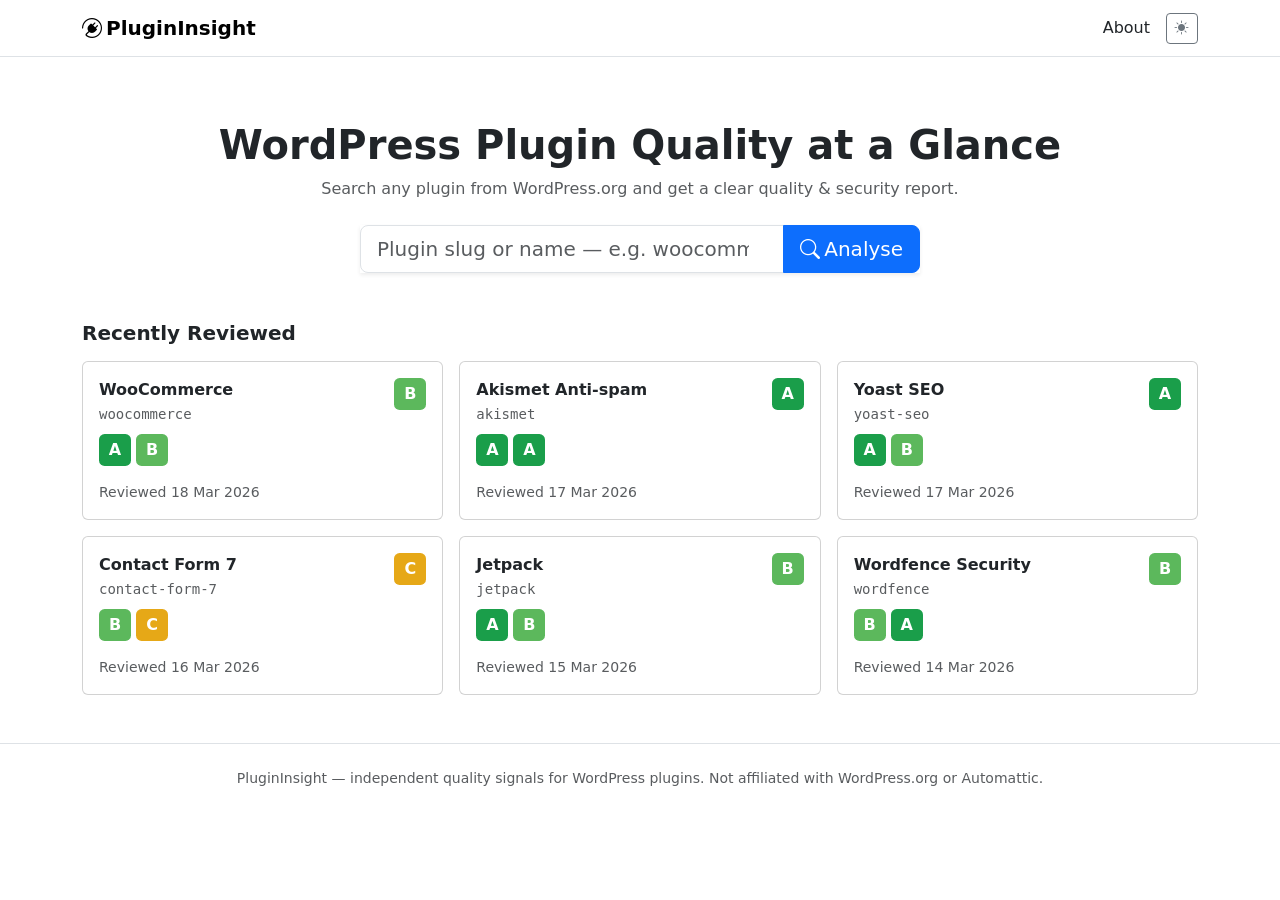
<file: index.html>
<!DOCTYPE html>
<html lang="en">
<head>
    <meta charset="UTF-8">
    <meta name="viewport" content="width=device-width, initial-scale=1.0">
    <title>WP Plugin Insights — WordPress Plugin Quality Directory</title>
    <meta name="description" content="Analyse the quality, security, and maintenance of any WordPress.org plugin. Letter grades at a glance.">
    <link rel="stylesheet" href="assets/vendor/bootstrap/css/bootstrap.min.css">
    <link rel="stylesheet" href="assets/vendor/bootstrap-icons/bootstrap-icons.min.css">
    <link rel="stylesheet" href="assets/css/app.css">
</head>
<body>

<!-- ── Navbar ───────────────────────────────────────────── -->
<nav class="navbar navbar-expand-md border-bottom" aria-label="Main navigation">
    <div class="container">
        <a class="navbar-brand fw-bold" href="index.html">
            <i class="bi bi-plugin me-1"></i>PluginInsight
        </a>
        <div class="d-flex align-items-center gap-2 ms-auto">
            <a href="about.html" class="nav-link px-2">About</a>
            <button id="theme-toggle" class="btn btn-sm btn-outline-secondary" type="button" aria-label="Toggle theme">
                <i class="bi bi-sun-fill theme-icon-light"></i>
                <i class="bi bi-moon-fill theme-icon-dark d-none"></i>
            </button>
        </div>
    </div>
</nav>

<!-- ── Hero ─────────────────────────────────────────────── -->
<section class="hero text-center">
    <div class="container">
        <h1 class="fw-bold mb-2">WordPress Plugin Quality at a Glance</h1>
        <p class="text-body-secondary mb-4">Search any plugin from WordPress.org and get a clear quality &amp; security report.</p>
        <div class="search-wrap">
            <form id="plugin-search-form" role="search">
                <div class="input-group input-group-lg shadow-sm">
                    <input
                        type="search"
                        name="q"
                        class="form-control"
                        placeholder="Plugin slug or name — e.g. woocommerce"
                        aria-label="Search plugins"
                        autocomplete="off"
                        spellcheck="false"
                    >
                    <button class="btn btn-primary" type="submit">
                        <i class="bi bi-search me-1"></i>Analyse
                    </button>
                </div>
            </form>
        </div>
    </div>
</section>

<!-- ── Recently reviewed ─────────────────────────────────── -->
<main class="container pb-5">
    <h2 class="h5 fw-semibold mb-3">Recently Reviewed</h2>
    <div class="row g-3" id="plugin-grid">

        <!-- Card: woocommerce -->
        <div class="col-12 col-sm-6 col-lg-4">
            <a href="plugin.html?slug=woocommerce" class="card plugin-card text-decoration-none h-100">
                <div class="card-body">
                    <div class="d-flex align-items-start justify-content-between mb-2">
                        <div>
                            <div class="fw-semibold">WooCommerce</div>
                            <code class="plugin-slug text-body-secondary">woocommerce</code>
                        </div>
                        <span class="grade grade-b ms-2" title="Overall grade: B">B</span>
                    </div>
                    <div class="grade-row mb-3" aria-label="Dimension grades">
                        <span class="grade grade-a" title="Compatibility: A">A</span>
                        <span class="grade grade-b" title="Security: B">B</span>
                    </div>
                    <div class="text-body-secondary small">Reviewed <time datetime="2026-03-18">18 Mar 2026</time></div>
                </div>
            </a>
        </div>

        <!-- Card: akismet -->
        <div class="col-12 col-sm-6 col-lg-4">
            <a href="plugin.html?slug=akismet" class="card plugin-card text-decoration-none h-100">
                <div class="card-body">
                    <div class="d-flex align-items-start justify-content-between mb-2">
                        <div>
                            <div class="fw-semibold">Akismet Anti-spam</div>
                            <code class="plugin-slug text-body-secondary">akismet</code>
                        </div>
                        <span class="grade grade-a ms-2" title="Overall grade: A">A</span>
                    </div>
                    <div class="grade-row mb-3" aria-label="Dimension grades">
                        <span class="grade grade-a" title="Compatibility: A">A</span>
                        <span class="grade grade-a" title="Security: A">A</span>
                    </div>
                    <div class="text-body-secondary small">Reviewed <time datetime="2026-03-17">17 Mar 2026</time></div>
                </div>
            </a>
        </div>

        <!-- Card: yoast-seo -->
        <div class="col-12 col-sm-6 col-lg-4">
            <a href="plugin.html?slug=yoast-seo" class="card plugin-card text-decoration-none h-100">
                <div class="card-body">
                    <div class="d-flex align-items-start justify-content-between mb-2">
                        <div>
                            <div class="fw-semibold">Yoast SEO</div>
                            <code class="plugin-slug text-body-secondary">yoast-seo</code>
                        </div>
                        <span class="grade grade-a ms-2" title="Overall grade: A">A</span>
                    </div>
                    <div class="grade-row mb-3" aria-label="Dimension grades">
                        <span class="grade grade-a" title="Compatibility: A">A</span>
                        <span class="grade grade-b" title="Security: B">B</span>
                    </div>
                    <div class="text-body-secondary small">Reviewed <time datetime="2026-03-17">17 Mar 2026</time></div>
                </div>
            </a>
        </div>

        <!-- Card: contact-form-7 -->
        <div class="col-12 col-sm-6 col-lg-4">
            <a href="plugin.html?slug=contact-form-7" class="card plugin-card text-decoration-none h-100">
                <div class="card-body">
                    <div class="d-flex align-items-start justify-content-between mb-2">
                        <div>
                            <div class="fw-semibold">Contact Form 7</div>
                            <code class="plugin-slug text-body-secondary">contact-form-7</code>
                        </div>
                        <span class="grade grade-c ms-2" title="Overall grade: C">C</span>
                    </div>
                    <div class="grade-row mb-3" aria-label="Dimension grades">
                        <span class="grade grade-b" title="Compatibility: B">B</span>
                        <span class="grade grade-c" title="Security: C">C</span>
                    </div>
                    <div class="text-body-secondary small">Reviewed <time datetime="2026-03-16">16 Mar 2026</time></div>
                </div>
            </a>
        </div>

        <!-- Card: jetpack -->
        <div class="col-12 col-sm-6 col-lg-4">
            <a href="plugin.html?slug=jetpack" class="card plugin-card text-decoration-none h-100">
                <div class="card-body">
                    <div class="d-flex align-items-start justify-content-between mb-2">
                        <div>
                            <div class="fw-semibold">Jetpack</div>
                            <code class="plugin-slug text-body-secondary">jetpack</code>
                        </div>
                        <span class="grade grade-b ms-2" title="Overall grade: B">B</span>
                    </div>
                    <div class="grade-row mb-3" aria-label="Dimension grades">
                        <span class="grade grade-a" title="Compatibility: A">A</span>
                        <span class="grade grade-b" title="Security: B">B</span>
                    </div>
                    <div class="text-body-secondary small">Reviewed <time datetime="2026-03-15">15 Mar 2026</time></div>
                </div>
            </a>
        </div>

        <!-- Card: wordfence -->
        <div class="col-12 col-sm-6 col-lg-4">
            <a href="plugin.html?slug=wordfence" class="card plugin-card text-decoration-none h-100">
                <div class="card-body">
                    <div class="d-flex align-items-start justify-content-between mb-2">
                        <div>
                            <div class="fw-semibold">Wordfence Security</div>
                            <code class="plugin-slug text-body-secondary">wordfence</code>
                        </div>
                        <span class="grade grade-b ms-2" title="Overall grade: B">B</span>
                    </div>
                    <div class="grade-row mb-3" aria-label="Dimension grades">
                        <span class="grade grade-b" title="Compatibility: B">B</span>
                        <span class="grade grade-a" title="Security: A">A</span>
                    </div>
                    <div class="text-body-secondary small">Reviewed <time datetime="2026-03-14">14 Mar 2026</time></div>
                </div>
            </a>
        </div>

    </div><!-- /#plugin-grid -->
</main>

<!-- ── Footer ────────────────────────────────────────────── -->
<footer class="border-top py-4 text-center text-body-secondary small">
    <div class="container">
        PluginInsight — independent quality signals for WordPress plugins.
        Not affiliated with WordPress.org or Automattic.
    </div>
</footer>

<script src="assets/vendor/bootstrap/js/bootstrap.bundle.min.js"></script>
<script src="assets/js/app.js"></script>
</body>
</html>
</file>
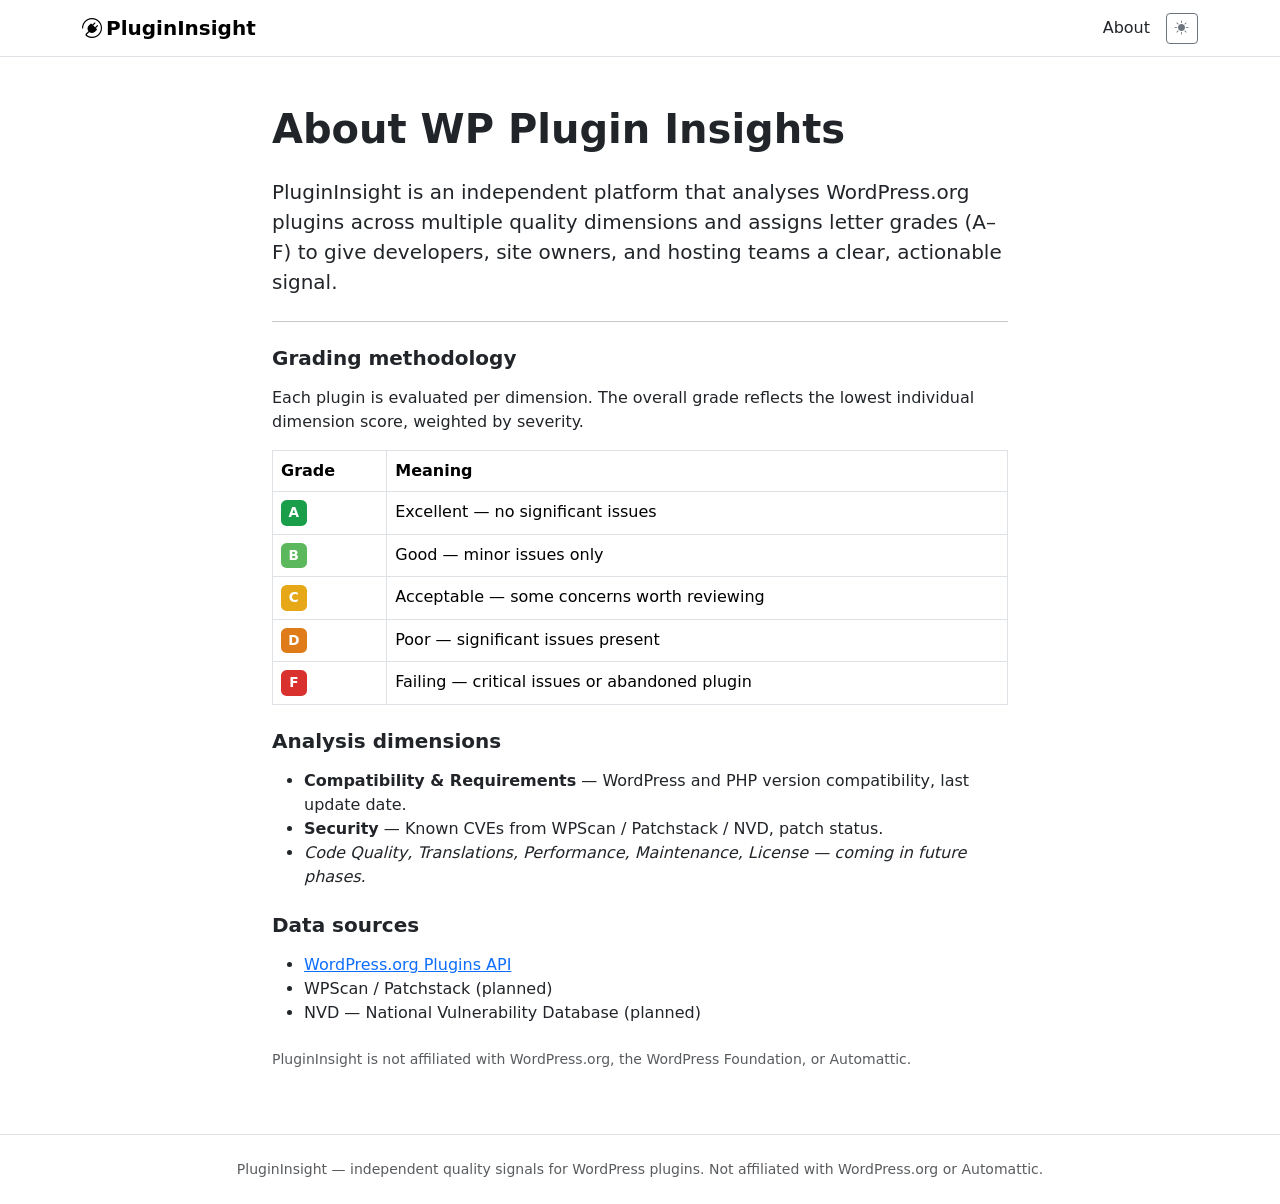
<file: about.html>
<!DOCTYPE html>
<html lang="en">
<head>
    <meta charset="UTF-8">
    <meta name="viewport" content="width=device-width, initial-scale=1.0">
    <title>About — WP Plugin Insights</title>
    <meta name="description" content="About WP Plugin Insights — methodology, grading criteria, and project information.">
    <link rel="stylesheet" href="assets/vendor/bootstrap/css/bootstrap.min.css">
    <link rel="stylesheet" href="assets/vendor/bootstrap-icons/bootstrap-icons.min.css">
    <link rel="stylesheet" href="assets/css/app.css">
</head>
<body>

<!-- ── Navbar ───────────────────────────────────────────── -->
<nav class="navbar navbar-expand-md border-bottom" aria-label="Main navigation">
    <div class="container">
        <a class="navbar-brand fw-bold" href="index.html">
            <i class="bi bi-plugin me-1"></i>PluginInsight
        </a>
        <div class="d-flex align-items-center gap-2 ms-auto">
            <a href="about.html" class="nav-link px-2 active" aria-current="page">About</a>
            <button id="theme-toggle" class="btn btn-sm btn-outline-secondary" type="button" aria-label="Toggle theme">
                <i class="bi bi-sun-fill theme-icon-light"></i>
                <i class="bi bi-moon-fill theme-icon-dark d-none"></i>
            </button>
        </div>
    </div>
</nav>

<main class="container py-5" style="max-width:760px">
    <h1 class="fw-bold mb-4">About WP Plugin Insights</h1>

    <p class="lead">PluginInsight is an independent platform that analyses WordPress.org plugins across multiple quality dimensions and assigns letter grades (A–F) to give developers, site owners, and hosting teams a clear, actionable signal.</p>

    <hr class="my-4">

    <h2 class="h5 fw-semibold mb-3">Grading methodology</h2>
    <p>Each plugin is evaluated per dimension. The overall grade reflects the lowest individual dimension score, weighted by severity.</p>

    <table class="table table-bordered">
        <thead>
            <tr>
                <th>Grade</th>
                <th>Meaning</th>
            </tr>
        </thead>
        <tbody>
            <tr><td><span class="grade grade-a" style="width:1.6rem;height:1.6rem;font-size:.85rem">A</span></td><td>Excellent — no significant issues</td></tr>
            <tr><td><span class="grade grade-b" style="width:1.6rem;height:1.6rem;font-size:.85rem">B</span></td><td>Good — minor issues only</td></tr>
            <tr><td><span class="grade grade-c" style="width:1.6rem;height:1.6rem;font-size:.85rem">C</span></td><td>Acceptable — some concerns worth reviewing</td></tr>
            <tr><td><span class="grade grade-d" style="width:1.6rem;height:1.6rem;font-size:.85rem">D</span></td><td>Poor — significant issues present</td></tr>
            <tr><td><span class="grade grade-f" style="width:1.6rem;height:1.6rem;font-size:.85rem">F</span></td><td>Failing — critical issues or abandoned plugin</td></tr>
        </tbody>
    </table>

    <h2 class="h5 fw-semibold mt-4 mb-3">Analysis dimensions</h2>
    <ul>
        <li><strong>Compatibility &amp; Requirements</strong> — WordPress and PHP version compatibility, last update date.</li>
        <li><strong>Security</strong> — Known CVEs from WPScan / Patchstack / NVD, patch status.</li>
        <li><em>Code Quality, Translations, Performance, Maintenance, License — coming in future phases.</em></li>
    </ul>

    <h2 class="h5 fw-semibold mt-4 mb-3">Data sources</h2>
    <ul>
        <li><a href="https://api.wordpress.org/plugins/info/1.2/" target="_blank" rel="noopener noreferrer">WordPress.org Plugins API</a></li>
        <li>WPScan / Patchstack (planned)</li>
        <li>NVD — National Vulnerability Database (planned)</li>
    </ul>

    <p class="text-body-secondary small mt-4">PluginInsight is not affiliated with WordPress.org, the WordPress Foundation, or Automattic.</p>
</main>

<!-- ── Footer ────────────────────────────────────────────── -->
<footer class="border-top py-4 text-center text-body-secondary small">
    <div class="container">
        PluginInsight — independent quality signals for WordPress plugins.
        Not affiliated with WordPress.org or Automattic.
    </div>
</footer>

<script src="assets/vendor/bootstrap/js/bootstrap.bundle.min.js"></script>
<script src="assets/js/app.js"></script>
</body>
</html>
</file>
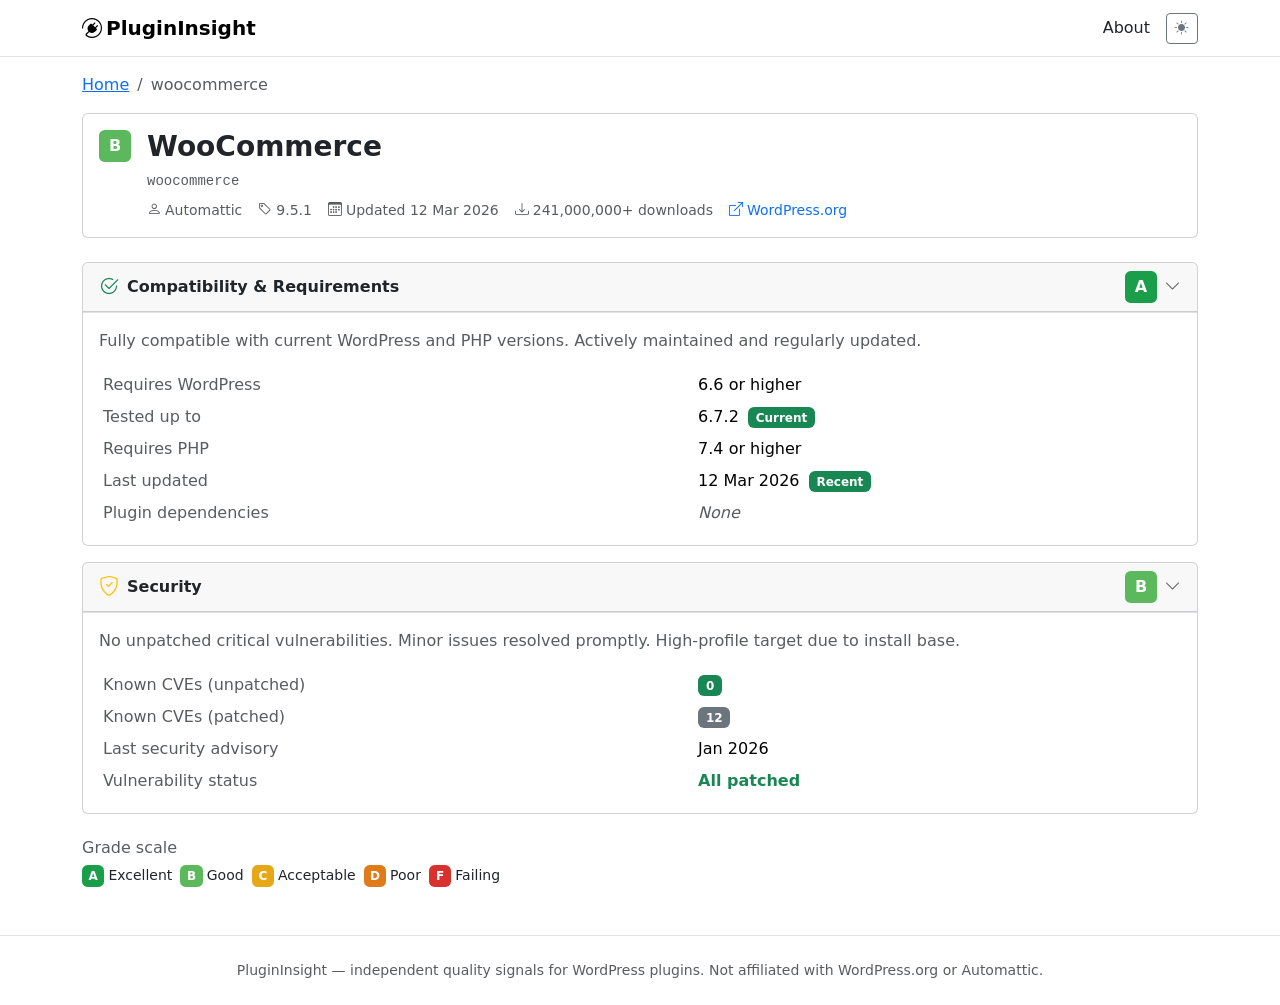
<file: plugin.html>
<!DOCTYPE html>
<html lang="en">
<head>
    <meta charset="UTF-8">
    <meta name="viewport" content="width=device-width, initial-scale=1.0">
    <title>WooCommerce — WP Plugin Insights</title>
    <meta name="description" content="Quality, security, and compatibility analysis for the WooCommerce WordPress plugin.">
    <link rel="stylesheet" href="assets/vendor/bootstrap/css/bootstrap.min.css">
    <link rel="stylesheet" href="assets/vendor/bootstrap-icons/bootstrap-icons.min.css">
    <link rel="stylesheet" href="assets/css/app.css">
</head>
<body>

<!-- ── Navbar ───────────────────────────────────────────── -->
<nav class="navbar navbar-expand-md border-bottom" aria-label="Main navigation">
    <div class="container">
        <a class="navbar-brand fw-bold" href="index.html">
            <i class="bi bi-plugin me-1"></i>PluginInsight
        </a>
        <div class="d-flex align-items-center gap-2 ms-auto">
            <a href="about.html" class="nav-link px-2">About</a>
            <button id="theme-toggle" class="btn btn-sm btn-outline-secondary" type="button" aria-label="Toggle theme">
                <i class="bi bi-sun-fill theme-icon-light"></i>
                <i class="bi bi-moon-fill theme-icon-dark d-none"></i>
            </button>
        </div>
    </div>
</nav>

<!-- ── Breadcrumb ────────────────────────────────────────── -->
<div class="container mt-3">
    <nav aria-label="Breadcrumb">
        <ol class="breadcrumb mb-0">
            <li class="breadcrumb-item"><a href="index.html">Home</a></li>
            <li class="breadcrumb-item active" aria-current="page">woocommerce</li>
        </ol>
    </nav>
</div>

<!-- ── Plugin header ─────────────────────────────────────── -->
<header class="container mt-3 mb-4">
    <div class="card">
        <div class="card-body">
            <div class="d-flex align-items-start gap-3 flex-wrap">
                <span class="grade grade-lg grade-b" title="Overall grade: B">B</span>
                <div class="flex-grow-1">
                    <h1 class="h3 fw-bold mb-1">WooCommerce</h1>
                    <div class="mb-2">
                        <code class="plugin-slug text-body-secondary">woocommerce</code>
                    </div>
                    <div class="d-flex flex-wrap gap-3 text-body-secondary small">
                        <span><i class="bi bi-person me-1"></i>Automattic</span>
                        <span><i class="bi bi-tag me-1"></i>9.5.1</span>
                        <span><i class="bi bi-calendar3 me-1"></i>Updated 12 Mar 2026</span>
                        <span><i class="bi bi-download me-1"></i>241,000,000+ downloads</span>
                        <a href="https://wordpress.org/plugins/woocommerce/" target="_blank" rel="noopener noreferrer" class="text-decoration-none">
                            <i class="bi bi-box-arrow-up-right me-1"></i>WordPress.org
                        </a>
                    </div>
                </div>
            </div>
        </div>
    </div>
</header>

<!-- ── Analysis cards ────────────────────────────────────── -->
<main class="container pb-5">
    <div class="d-flex flex-column gap-3">

        <!-- Card 1: Compatibility & Requirements -->
        <div class="card analysis-card">
            <div
                class="card-header d-flex align-items-center justify-content-between"
                data-bs-toggle="collapse"
                data-bs-target="#card-compat"
                aria-expanded="true"
                aria-controls="card-compat"
            >
                <div class="d-flex align-items-center gap-2">
                    <i class="bi bi-check2-circle fs-5 text-success"></i>
                    <span class="fw-semibold">Compatibility &amp; Requirements</span>
                </div>
                <div class="d-flex align-items-center gap-2">
                    <span class="grade grade-a" title="Grade: A">A</span>
                    <i class="bi bi-chevron-down toggle-icon text-body-secondary"></i>
                </div>
            </div>
            <div class="collapse show" id="card-compat">
                <div class="card-body border-top">
                    <p class="text-body-secondary mb-3">
                        Fully compatible with current WordPress and PHP versions. Actively maintained and regularly updated.
                    </p>
                    <table class="table table-sm table-borderless mb-0">
                        <tbody>
                            <tr>
                                <td class="text-body-secondary" style="width:55%">Requires WordPress</td>
                                <td>6.6 or higher</td>
                            </tr>
                            <tr>
                                <td class="text-body-secondary">Tested up to</td>
                                <td>6.7.2 <span class="badge text-bg-success ms-1">Current</span></td>
                            </tr>
                            <tr>
                                <td class="text-body-secondary">Requires PHP</td>
                                <td>7.4 or higher</td>
                            </tr>
                            <tr>
                                <td class="text-body-secondary">Last updated</td>
                                <td>12 Mar 2026 <span class="badge text-bg-success ms-1">Recent</span></td>
                            </tr>
                            <tr>
                                <td class="text-body-secondary">Plugin dependencies</td>
                                <td><em class="text-body-secondary">None</em></td>
                            </tr>
                        </tbody>
                    </table>
                </div>
            </div>
        </div>

        <!-- Card 2: Security -->
        <div class="card analysis-card">
            <div
                class="card-header d-flex align-items-center justify-content-between"
                data-bs-toggle="collapse"
                data-bs-target="#card-security"
                aria-expanded="true"
                aria-controls="card-security"
            >
                <div class="d-flex align-items-center gap-2">
                    <i class="bi bi-shield-check fs-5 text-warning"></i>
                    <span class="fw-semibold">Security</span>
                </div>
                <div class="d-flex align-items-center gap-2">
                    <span class="grade grade-b" title="Grade: B">B</span>
                    <i class="bi bi-chevron-down toggle-icon text-body-secondary"></i>
                </div>
            </div>
            <div class="collapse show" id="card-security">
                <div class="card-body border-top">
                    <p class="text-body-secondary mb-3">
                        No unpatched critical vulnerabilities. Minor issues resolved promptly. High-profile target due to install base.
                    </p>
                    <table class="table table-sm table-borderless mb-0">
                        <tbody>
                            <tr>
                                <td class="text-body-secondary" style="width:55%">Known CVEs (unpatched)</td>
                                <td><span class="badge text-bg-success">0</span></td>
                            </tr>
                            <tr>
                                <td class="text-body-secondary">Known CVEs (patched)</td>
                                <td><span class="badge text-bg-secondary">12</span></td>
                            </tr>
                            <tr>
                                <td class="text-body-secondary">Last security advisory</td>
                                <td>Jan 2026</td>
                            </tr>
                            <tr>
                                <td class="text-body-secondary">Vulnerability status</td>
                                <td><span class="text-success fw-semibold">All patched</span></td>
                            </tr>
                        </tbody>
                    </table>
                </div>
            </div>
        </div>

    </div><!-- /.d-flex -->

    <!-- Grade legend -->
    <div class="mt-4">
        <h2 class="h6 text-body-secondary mb-2">Grade scale</h2>
        <div class="d-flex flex-wrap gap-2 small">
            <span class="d-flex align-items-center gap-1"><span class="grade grade-a" style="width:1.4rem;height:1.4rem;font-size:.75rem">A</span> Excellent</span>
            <span class="d-flex align-items-center gap-1"><span class="grade grade-b" style="width:1.4rem;height:1.4rem;font-size:.75rem">B</span> Good</span>
            <span class="d-flex align-items-center gap-1"><span class="grade grade-c" style="width:1.4rem;height:1.4rem;font-size:.75rem">C</span> Acceptable</span>
            <span class="d-flex align-items-center gap-1"><span class="grade grade-d" style="width:1.4rem;height:1.4rem;font-size:.75rem">D</span> Poor</span>
            <span class="d-flex align-items-center gap-1"><span class="grade grade-f" style="width:1.4rem;height:1.4rem;font-size:.75rem">F</span> Failing</span>
        </div>
    </div>
</main>

<!-- ── Footer ────────────────────────────────────────────── -->
<footer class="border-top py-4 text-center text-body-secondary small">
    <div class="container">
        PluginInsight — independent quality signals for WordPress plugins.
        Not affiliated with WordPress.org or Automattic.
    </div>
</footer>

<script src="assets/vendor/bootstrap/js/bootstrap.bundle.min.js"></script>
<script src="assets/js/app.js"></script>
</body>
</html>
</file>
<file: assets/css/app.css>
/* PluginInsight — custom styles on top of Bootstrap 5 */

/* ── Skip to main content ────────────────────────────────── */
.skip-link {
    position: fixed;
    top: 0;
    left: 0;
    z-index: 9999;
    padding: .5rem 1rem;
    background: var(--bs-primary);
    color: #fff;
    font-weight: 600;
    text-decoration: none;
    border-radius: 0 0 .35rem 0;
}

/* ── Focus ring ───────────────────────────────────────────── */
:focus-visible {
    outline: 3px solid var(--bs-primary);
    outline-offset: 2px;
}

/* ── Grade badges ─────────────────────────────────────────── */
.grade {
    display: inline-flex;
    align-items: center;
    justify-content: center;
    width: 2rem;
    height: 2rem;
    border-radius: .35rem;
    font-weight: 700;
    font-size: 1rem;
    line-height: 1;
    color: #fff;
    flex-shrink: 0;
}

.grade-a { background-color: #1a9e4a; }
.grade-b { background-color: #5cb85c; }
.grade-c { background-color: #e6a817; }
.grade-d { background-color: #e07b1a; }
.grade-f { background-color: #d9322e; }

/* ── Plugin slug ──────────────────────────────────────────── */
.plugin-slug {
    font-family: 'JetBrains Mono', 'Fira Code', 'Consolas', monospace;
    font-size: .875em;
}

/* ── Hero search ─────────────────────────────────────────── */
.hero {
    padding: 4rem 0 3rem;
}

.search-wrap {
    max-width: 560px;
    margin: 0 auto;
}

/* ── Plugin cards (grid) ─────────────────────────────────── */
.plugin-card {
    transition: box-shadow .15s ease;
}

.plugin-card:hover,
.plugin-card:focus-within {
    box-shadow: 0 .25rem 1rem rgba(0, 0, 0, .15);
}

/* ── Plugin short description (2-line clamp) ─────────────── */
.plugin-desc {
    display: -webkit-box;
    -webkit-line-clamp: 2;
    -webkit-box-orient: vertical;
    overflow: hidden;
}

/* ── Analysis card toggle button ─────────────────────────── */
.card-header-btn {
    display: flex;
    align-items: center;
    justify-content: space-between;
    width: 100%;
    padding: .75rem 1.25rem;
    background: transparent;
    border: 0;
    text-align: left;
    color: inherit;
    cursor: pointer;
    gap: .5rem;
}

.card-header-btn:hover {
    background-color: rgba(0, 0, 0, .04);
}

.toggle-icon {
    transition: transform .2s ease;
    flex-shrink: 0;
}

.card-header-btn[aria-expanded="false"] .toggle-icon {
    transform: rotate(-90deg);
}

/* ── Language dropdown (scrollable) ─────────────────────── */
.lang-scroll {
    max-height: min(70vh, 24rem);
    overflow-y: auto;
    scroll-behavior: smooth;
}
</file>
